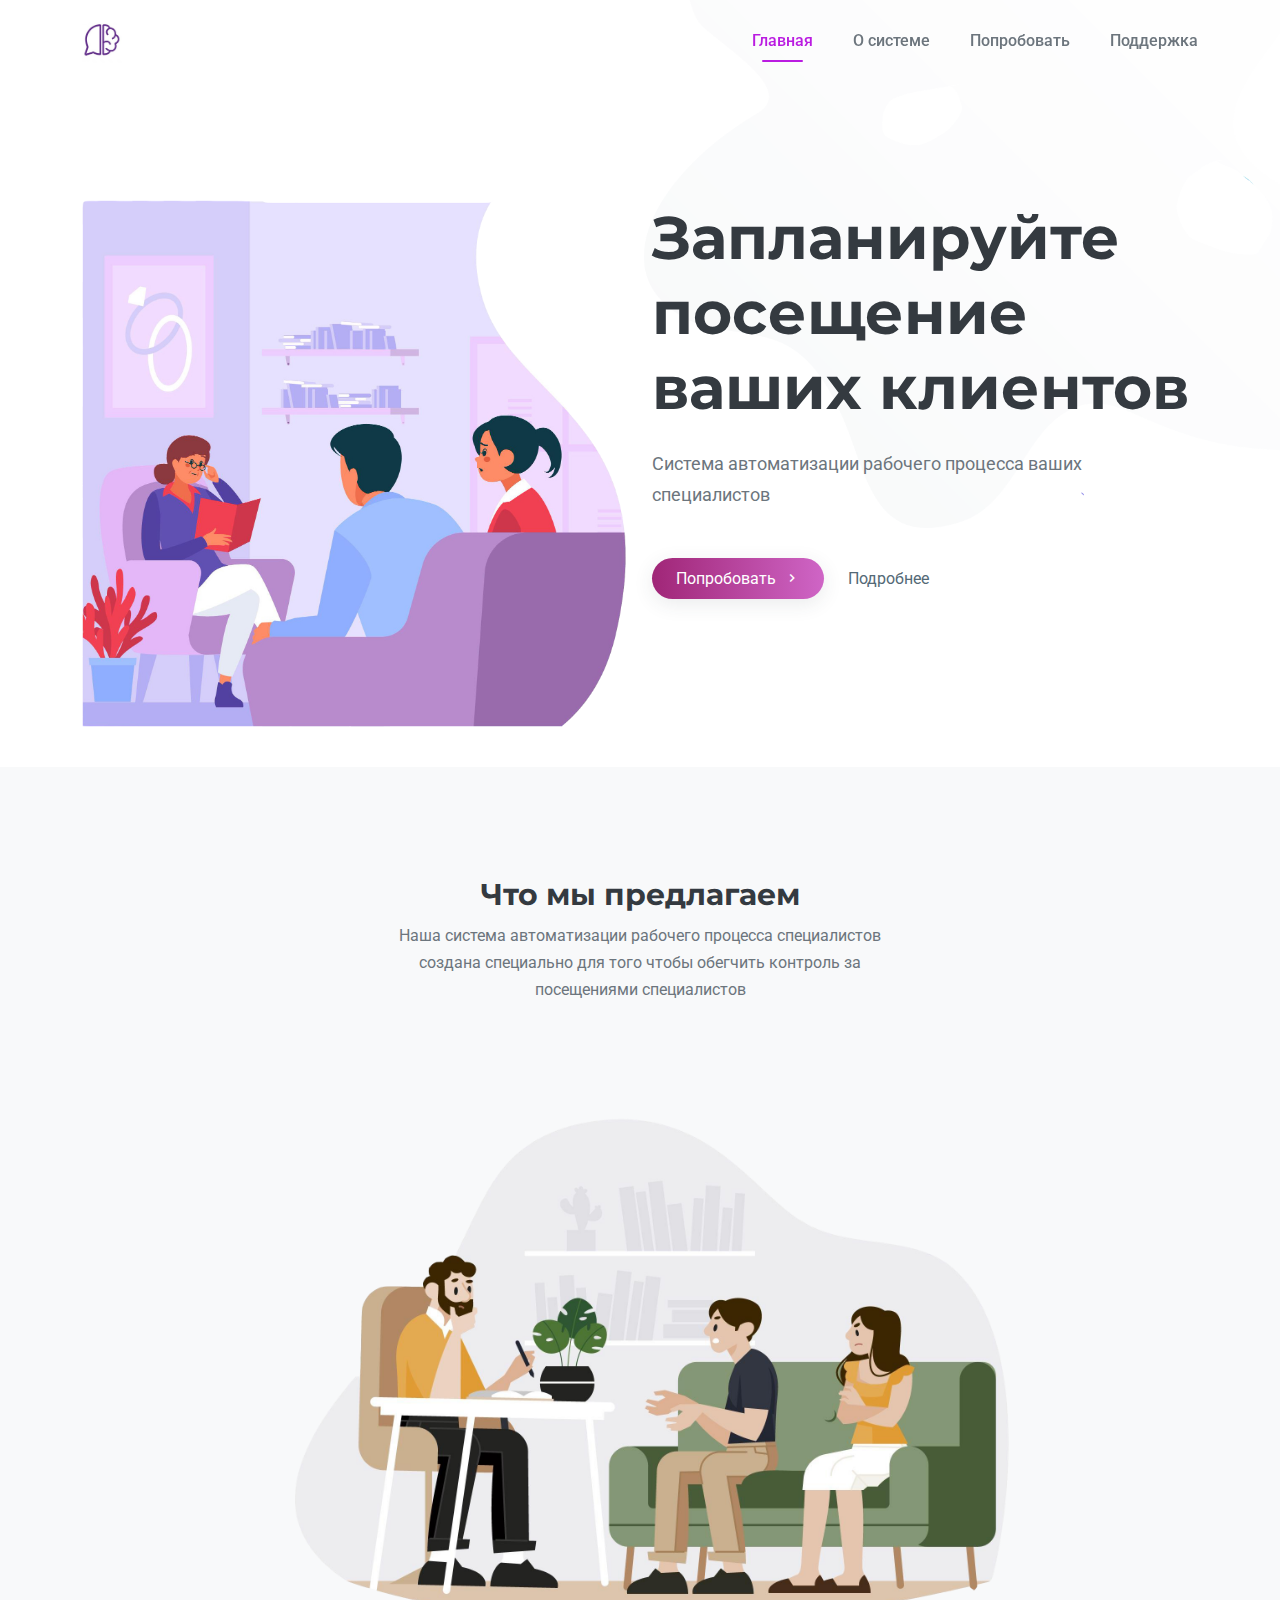
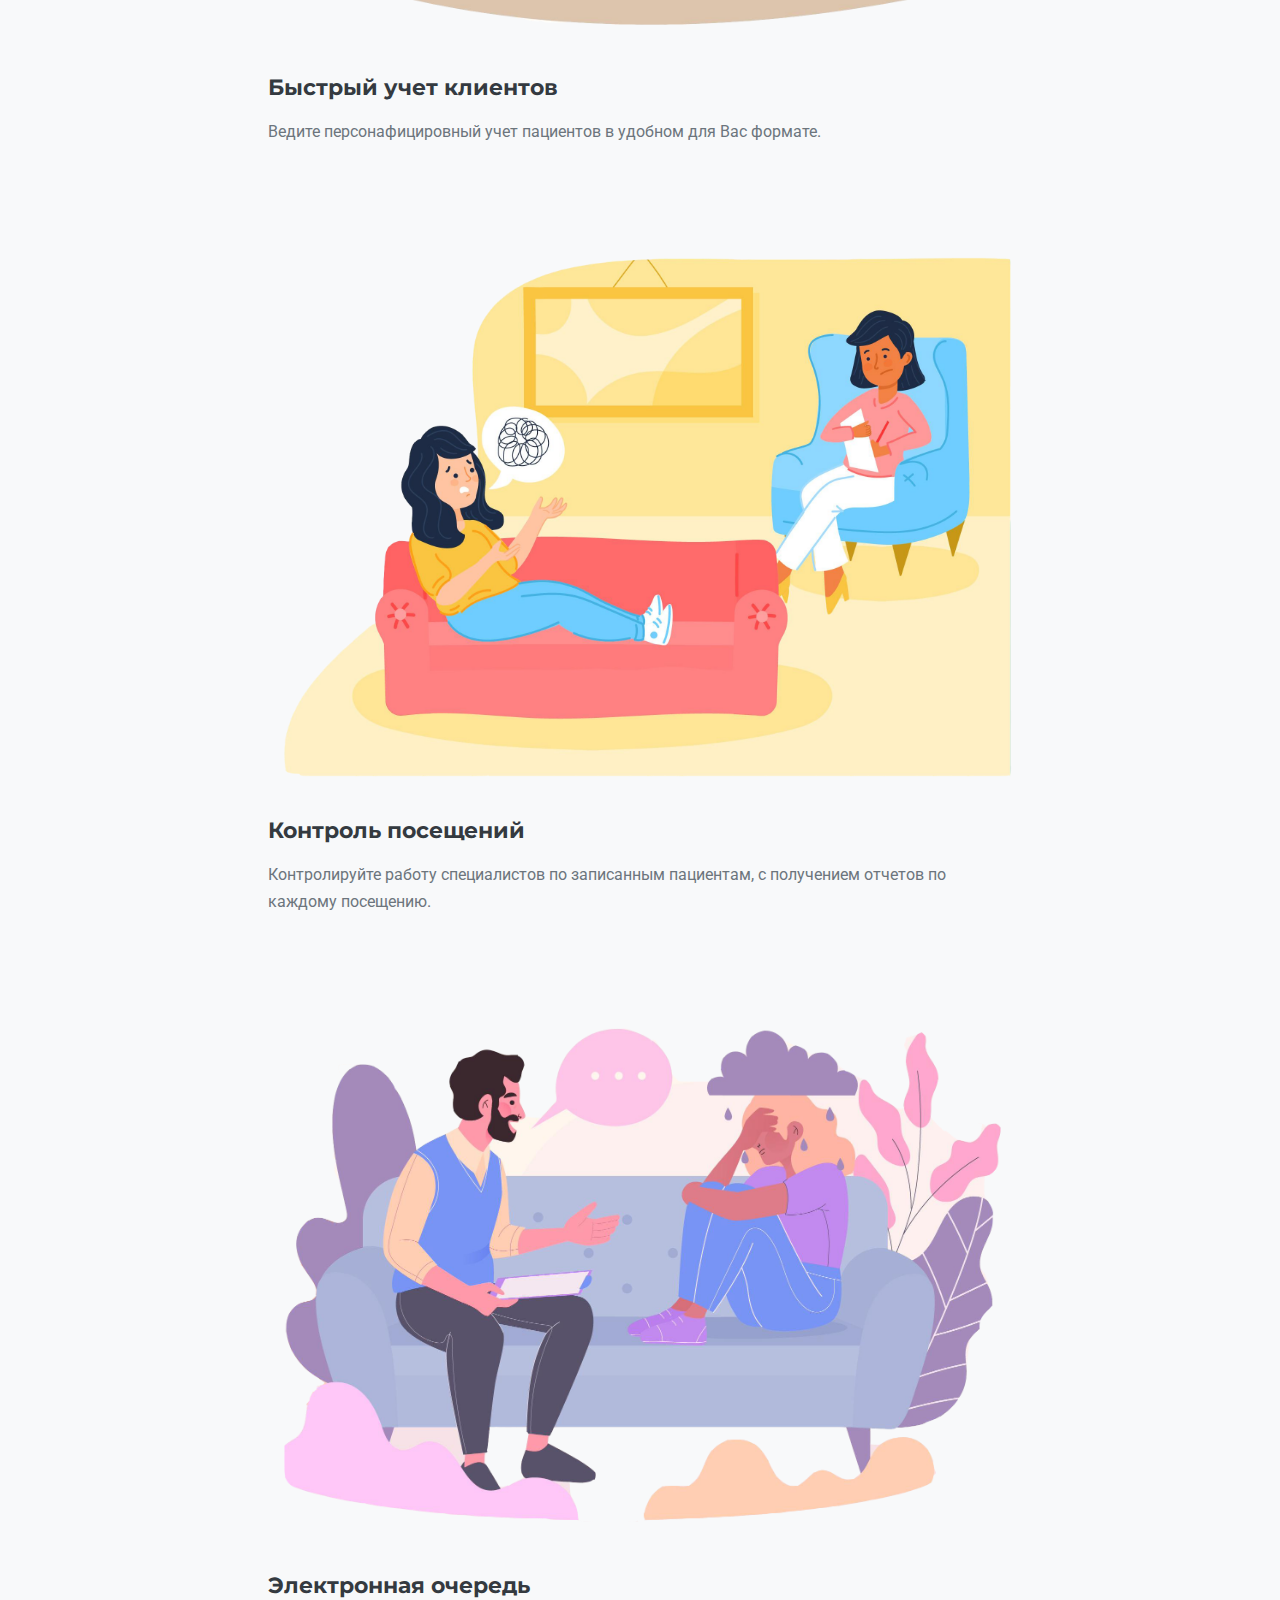
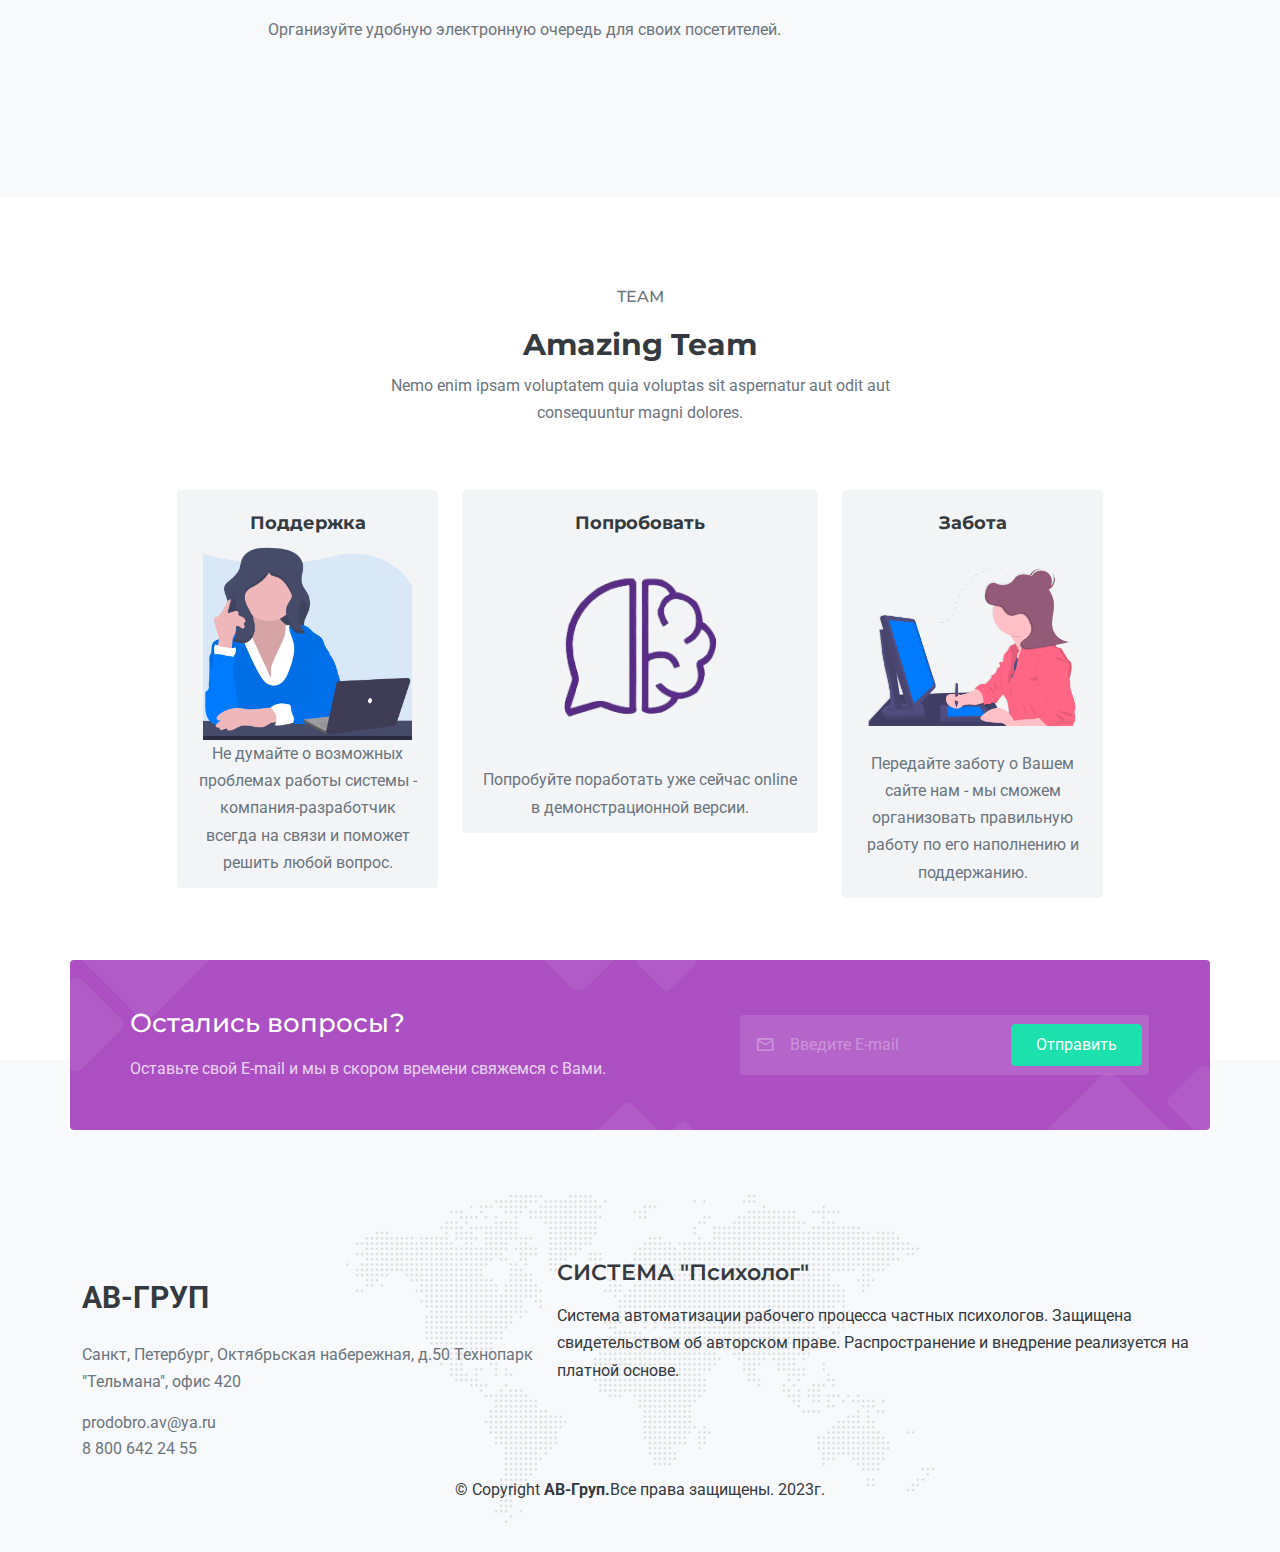
<file: index.html>
<!DOCTYPE html>
<html lang="en" class="no-js">
  <head>
    <meta charset="UTF-8" />
    <meta name="viewport" content="width=device-width, initial-scale=1" />
    <meta
      name="description"
      content="Premium Bootstrap 5 Landing Page Template"
    />
    <meta
      name="keywords"
      content="bootstrap 5, premium, marketing, multipurpose"
    />
    <meta name="author" content="Coderthemes" />
    <title>Лэндинг психологов</title>
    <link rel="shortcut icon" href="images/favicon.ico" />
    <link rel="stylesheet" href="css/mklb.css" type="text/css" />
    <link rel="stylesheet" href="css/swiper-bundle.min.css" type="text/css" />
    <link
      rel="stylesheet"
      type="text/css"
      href="css/materialdesignicons.min.css"
    />
    <link rel="preconnect" href="https://fonts.googleapis.com" />
    <link rel="preconnect" href="https://fonts.gstatic.com" crossorigin />
    <link
      href="https://fonts.googleapis.com/css2?family=Roboto:wght@300&display=swap"
      rel="stylesheet"
    />
    <link rel="preconnect" href="https://fonts.googleapis.com" />
    <link rel="preconnect" href="https://fonts.gstatic.com" crossorigin />
    <link
      href="https://fonts.googleapis.com/css2?family=Montserrat:ital,wght@0,100;0,200;0,300;1,100;1,200;1,300&family=Roboto:wght@300&display=swap"
      rel="stylesheet"
    />

    <link rel="stylesheet" href="css/bootstrap.min.css" type="text/css" />
    <link rel="stylesheet" type="text/css" href="css/style.css" />
  </head>

  <body data-bs-spy="scroll" data-bs-target=".navbar" data-bs-offset="60">
    <nav
      class="navbar navbar-expand-lg fixed-top navbar-custom sticky-dark"
      id="navbar-sticky"
    >
      <div class="container">
        <a class="logo text-uppercase" href="index-1.html">
          <img
            src="images/new-logo-2.jpg"
            class="img-fluid"
            width="40px"
            alt=""
          />
        </a>
        <button
          class="navbar-toggler"
          type="button"
          data-bs-toggle="collapse"
          data-bs-target="#navbarCollapse"
          aria-controls="navbarCollapse"
          aria-expanded="false"
          aria-label="Toggle navigation"
        >
          <i class="mdi mdi-menu"></i>
        </button>
        <div class="collapse navbar-collapse" id="navbarCollapse">
          <ul class="navbar-nav ms-auto navbar-center" id="mySidenav">
            <li class="nav-item">
              <a href="#home" class="nav-link">Главная</a>
            </li>
            <li class="nav-item">
              <a href="#about" class="nav-link">О системе</a>
            </li>
            <li class="nav-item">
              <a href="#team" class="nav-link">Попробовать</a>
            </li>
            <li class="nav-item">
              <a href="#about-us" class="nav-link">Поддержка</a>
            </li>
            <!-- <li class="nav-item">
              <a href="#team" class="nav-link">Team</a>
            </li> -->
          </ul>
        </div>
      </div>
    </nav>

    <section class="hero-agency" id="home">
      <div class="container">
        <div class="row">
          <div class="col-lg-6">
            <img src="images/agency/main.png" alt="" class="img-fluid" />
          </div>
          <div class="col-lg-6">
            <!-- <div class="hero-title-badge mb-3"><span class="text-primary">70% off </span> for first 3 months</div> -->
            <h1 class="hero-title fw-bold mb-4">
              Запланируйте посещение ваших клиентов
            </h1>
            <p class="text-muted mb-5 fs-18">
              Система автоматизации рабочего процесса ваших специалистов
            </p>
            <div class="d-flex align-items-center mb-4 mb-lg-0">
              <a href="#team" class="btn btn-gradient-info rounded-pill me-4"
                >Попробовать <i class="mdi mdi-chevron-right ms-1"></i
              ></a>
              <a href="#about" class="text-secondary d-flex align-items-center">
                Подробнее
                <!-- <i class="mdi mdi-motion-play-outline h1 mb-0 ms-2"></i> -->
              </a>

              <div
                class="modal fade bd-example-modal-lg"
                id="watchvideomodal"
                data-bs-keyboard="false"
                tabindex="-1"
                aria-hidden="true"
              ></div>
            </div>
          </div>
        </div>
      </div>
    </section>

    <section class="section bg-light" id="about">
      <div class="container">
        <div class="row justify-content-center mb-5">
          <div class="col-md-8 col-lg-6 text-center">
            <h2 class="title">Что мы предлагаем</h2>

            <p class="text-muted">
              Наша система автоматизации рабочего процесса специалистов создана
              специально для того чтобы обегчить контроль за посещениями
              специалистов
            </p>
          </div>
        </div>

        <div class="d-flex flex-column justify-content-center">
          <div class="col-md-8 align-self-center mb-5">
            <div class="mt-5">
              <div class="ms-3">
                <!-- <img src="images/agency/icon/1.png" alt="" class="img-fluid" /> -->
                <img
                  src="images/test/222.png"
                  class="img-fluid"
                  alt=""
                  srcset=""
                />
              </div>
              <h5 class="fs-22 mt-4 pt-3 mb-3 title">Быстрый учет клиентов</h5>
              <p class="text-muted">
                Ведите персонафицировный учет пациентов в удобном для Вас
                формате.
              </p>
              <!-- <a href="javascript:void(0);" class="text-danger"
                >More About <i class="mdi mdi-arrow-right fs-14 ms-1"></i
              ></a> -->
            </div>
          </div>
          <div class="col-md-8 align-self-center mb-5">
            <div class="mt-5">
              <div class="ms-3">
                <!-- <img src="images/agency/icon/2.png" alt="" class="img-fluid" /> -->
                <img
                  src="images/test/333.png"
                  class="img-fluid"
                  alt=""
                  srcset=""
                />
              </div>
              <h5 class="fs-22 mt-4 pt-3 mb-3 title">Контроль посещений</h5>
              <p class="text-muted">
                Контролируйте работу специалистов по записанным пациентам, с
                получением отчетов по каждому посещению.
              </p>
              <!-- <a href="javascript:void(0);" class="text-danger"
                >More About <i class="mdi mdi-arrow-right fs-14 ms-1"></i
              ></a> -->
            </div>
          </div>
          <div class="col-md-8 align-self-center mb-5">
            <div class="mt-5">
              <div class="ms-3">
                <!-- <img src="images/agency/icon/3.png" alt="" class="img-fluid" /> -->
                <img
                  src="images/test/444.png"
                  class="img-fluid"
                  alt=""
                  srcset=""
                />
              </div>
              <h5 class="fs-22 mt-4 pt-3 mb-3 title">Электронная очередь</h5>
              <p class="text-muted">
                Организуйте удобную электронную очередь для своих посетителей.
              </p>
              <!-- <a href="javascript:void(0);" class="text-danger"
                >More About <i class="mdi mdi-arrow-right fs-14 ms-1"></i
              ></a> -->
            </div>
          </div>
        </div>
      </div>
    </section>

    <section class="section" id="team">
      <div class="container">
        <div class="row justify-content-center mb-5">
          <div class="col-md-8 col-lg-6 text-center">
            <h6 class="subtitle">Team</h6>
            <h2 class="title">Amazing Team</h2>
            <p class="text-muted">
              Nemo enim ipsam voluptatem quia voluptas sit aspernatur aut odit
              aut consequuntur magni dolores.
            </p>
          </div>
        </div>

        <div class="row row-eq-height justify-content-center mb-5">
          <div class="col-lg-3 mb-4">
            <div class="team-bg rounded text-center py-1">
              <!-- <img src="images/agency/team/1.png" alt="" class="img-fluid" /> -->
              <h5 class="fs-18 title">Поддержка</h5>
              <img
                src="images/test/about-extra-2.png"
                width="80%"
                alt=""
                srcset=""
              />
              <!-- <h5 class="fs-18 mb-0 mt-3">Поддержка</h5> -->
              <p class="text-muted fs-15 mb-4 mb-lg-0 px-3 pb-2">
                Не думайте о возможных проблемах работы системы -
                компания-разработчик всегда на связи и поможет решить любой
                вопрос.
              </p>
            </div>
          </div>
          <div class="col-lg-4 mb-4">
            <div class="team-bg rounded text-center py-1">
              <!-- <img src="images/agency/team/2.png" alt="" class="img-fluid" /> -->
              <h5 class="fs-18 title">Попробовать</h5>
              <img
                src="images/new-logo-3.png"
                class="img-fluid m-3"
                width="50%"
                alt=""
                srcset=""
              />
              <p class="text-muted fs-15 mb-4 mb-lg-0 px-3 pb-2">
                Попробуйте поработать уже сейчас online в демонстрационной
                версии.
              </p>
            </div>
          </div>
          <div class="col-lg-3 mb-4">
            <div class="team-bg rounded text-center py-1">
              <!-- <img src="images/agency/team/3.png" alt="" class="img-fluid" /> -->
              <h5 class="fs-18 title">Забота</h5>
              <img
                src="images/test/about-extra-3.png"
                class="my-4"
                width="80%"
                alt=""
                srcset=""
              />

              <p class="text-muted fs-15 mb-4 mb-lg-0 px-3 pb-2">
                Передайте заботу о Вашем сайте нам - мы сможем организовать
                правильную работу по его наполнению и поддержанию.
              </p>
            </div>
          </div>
          <!-- <div class="col-sm-6 col-lg-3">
            <div class="team-bg rounded text-center">
              <img src="images/agency/team/4.png" alt="" class="img-fluid" />
            </div>
            <h5 class="fs-18 mb-0 mt-3">Howard Shiflet</h5>
            <p class="text-muted fs-15 mb-4 mb-lg-0">PHP Developer, USA</p>
          </div> -->
        </div>
      </div>
    </section>

    <section class="footer bg-light">
      <div class="cta-content" id="about-us">
        <div class="container">
          <div class="row bg-purp cta-bg p-5 rounded align-items-center">
            <div class="col-lg-6">
              <h3 class="text-white fs-26 mb-3">Остались вопросы?</h3>
              <p class="text-white opacity-75 mb-4 mb-lg-0">
                Оставьте свой E-mail и мы в скором времени свяжемся с Вами.
              </p>
            </div>
            <div class="col-lg-5 offset-lg-1">
              <div class="subscribe-form">
                <i class="mdi mdi-email-outline form-icon"></i>
                <input
                  type="email"
                  class="form-control"
                  id="exampleFormControlInput1"
                  placeholder="Введите E-mail"
                />
                <a href="javascript:void(0);" class="btn btn-primary form-btn"
                  >Отправить</a
                >
              </div>
            </div>
          </div>
        </div>
      </div>
      <div class="container">
        <div class="row">
          <div class="col-lg-5 text-center text-lg-start ">
            <div class="footer-logo mb-4 title">АВ-ГРУП</div>
            <p class="text-muted">
              Санкт, Петербург, Октябрьская набережная, д.50 Технопарк
              "Тельмана", офис 420
            </p>
            <a href="#" class="text-muted">prodobro.av@ya.ru</a>
            <p class="text-muted">8 800 642 24 55</p>
          </div>
          <div class="col-lg-7">
            <div class="row">
      
                <h5 class="fs-22 mb-3 fw-semibold">СИСТЕМА "Психолог"</h5>
                <p>
                  Система автоматизации рабочего процесса частных психологов. Защищена свидетельством об авторском праве.
                  Распространение и внедрение реализуется на платной основе.</p>
              </div>
          </div>
              </div>
                <div class=" d-flex justify-content-center mb-0">
                  <span>© Copyright <strong> АВ-Груп.</strong>Все права защищены. 2023г. </span>
                </div>
            </div>
          </div>
        </div>
      </div>
    </section>

    <a
      href="#"
      onclick="topFunction()"
      class="back-to-top-btn btn btn-dark"
      id="back-to-top"
      ><i class="mdi mdi-chevron-up"></i
    ></a>

    <script src="js/bootstrap.bundle.min.js"></script>
    <script src="js/filter.init.js"></script>
    <script src="js/mklb.js"></script>
    <script src="js/swiper-bundle.min.js"></script>
    <script src="js/swiper.js"></script>
    <script src="js/counter.init.js"></script>
    <script src="js/app.js"></script>
  </body>
</html>
</file>
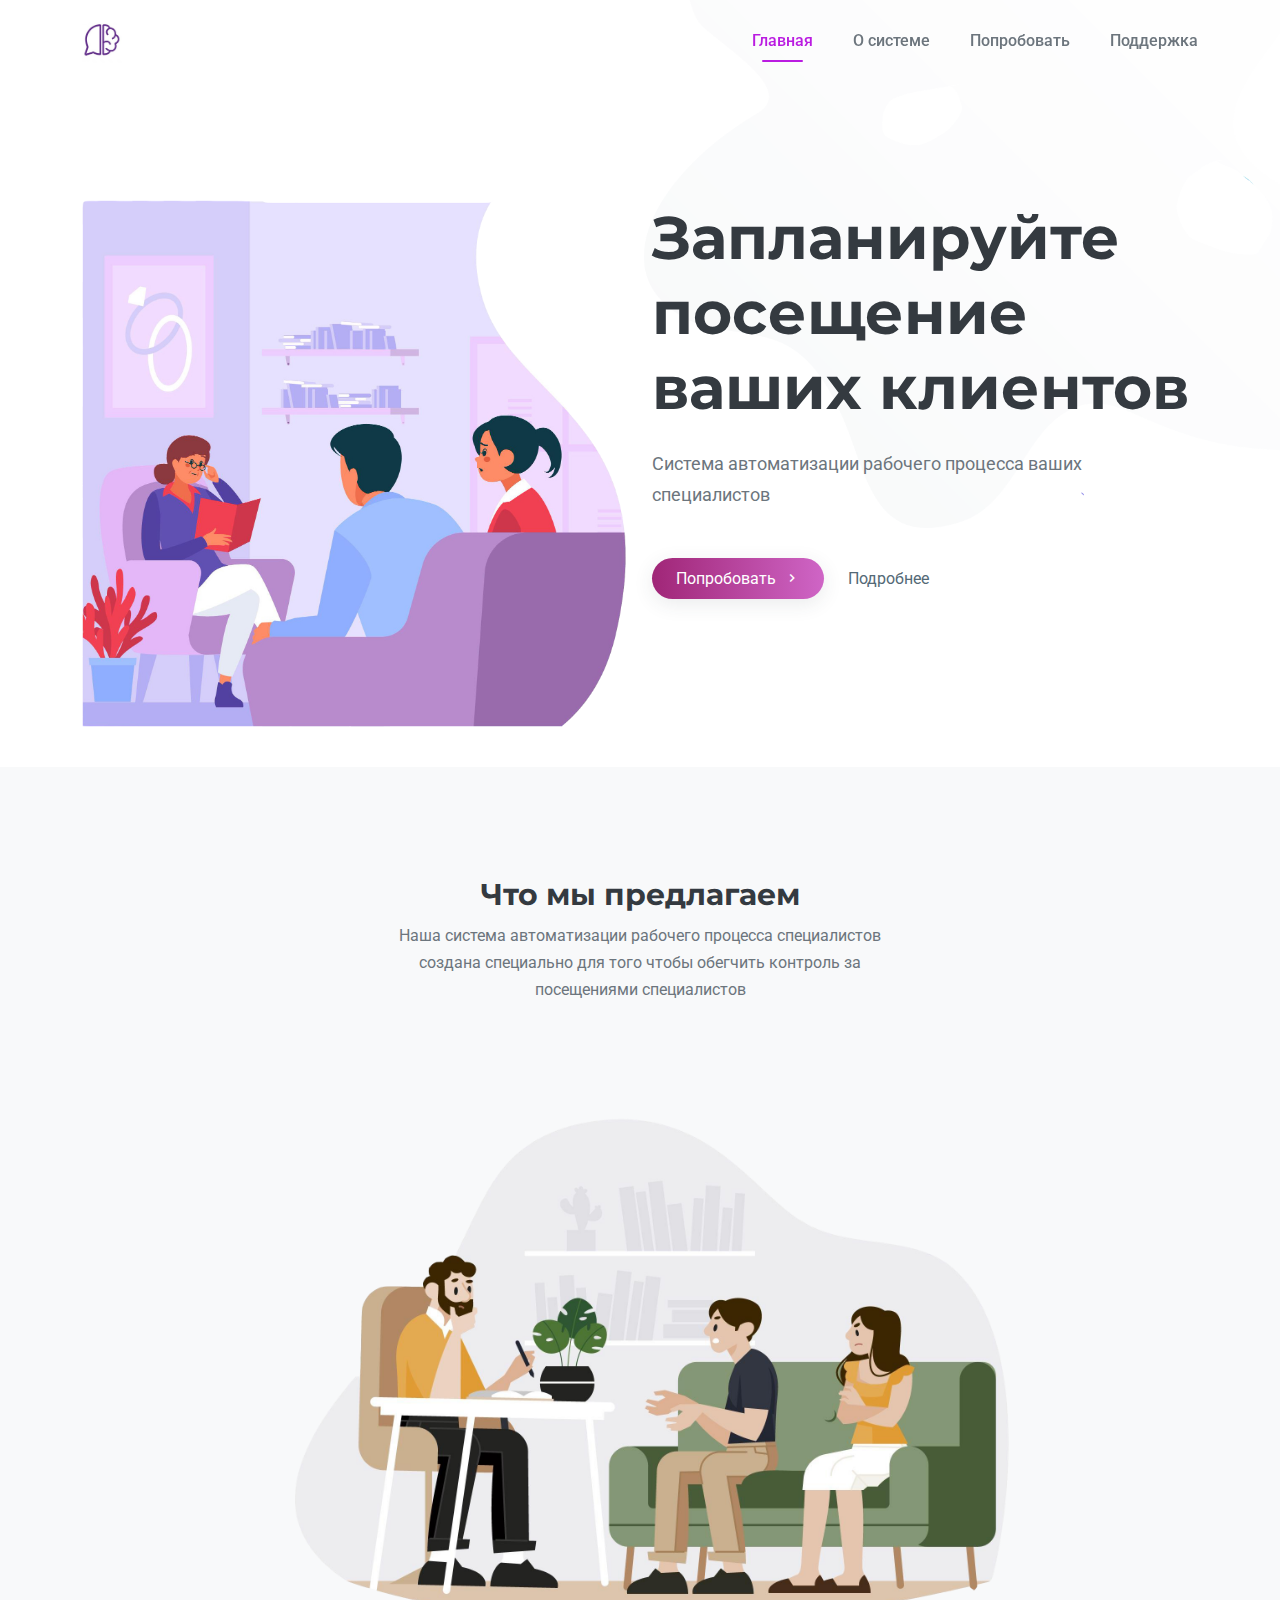
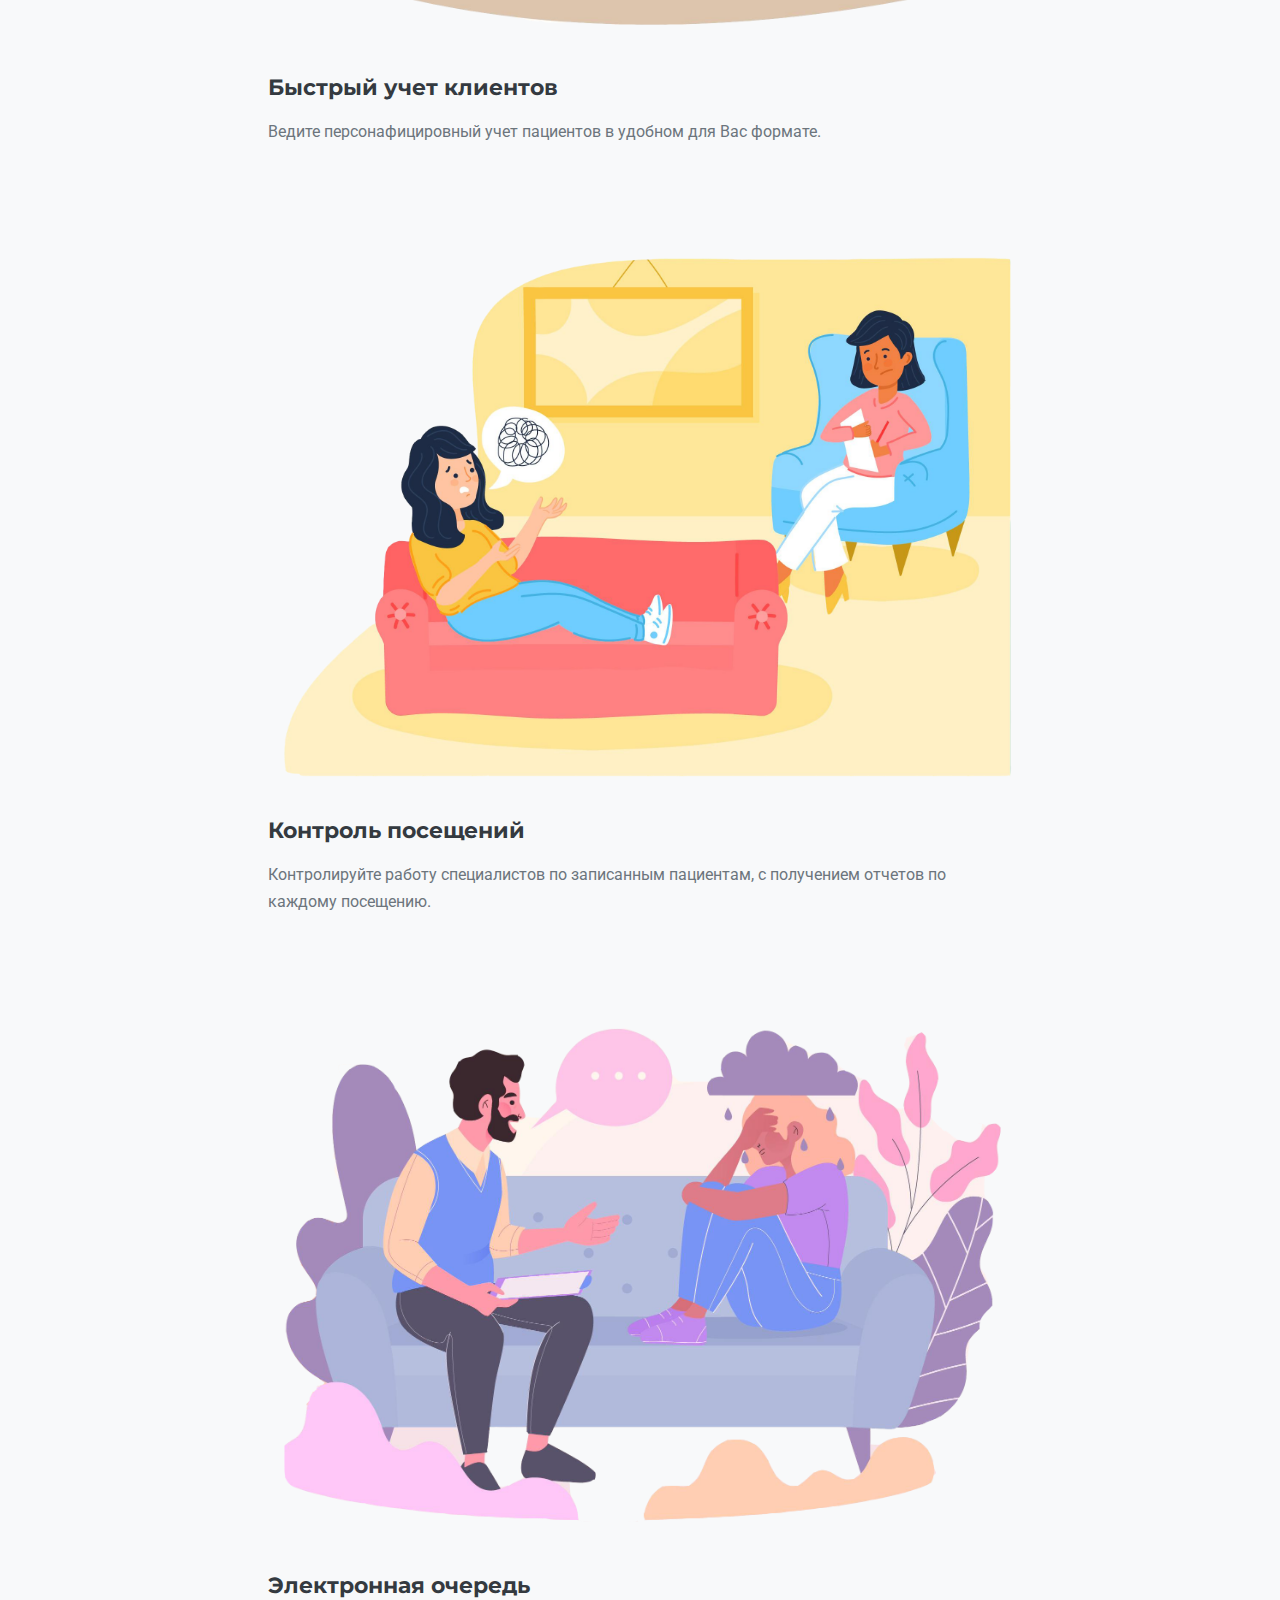
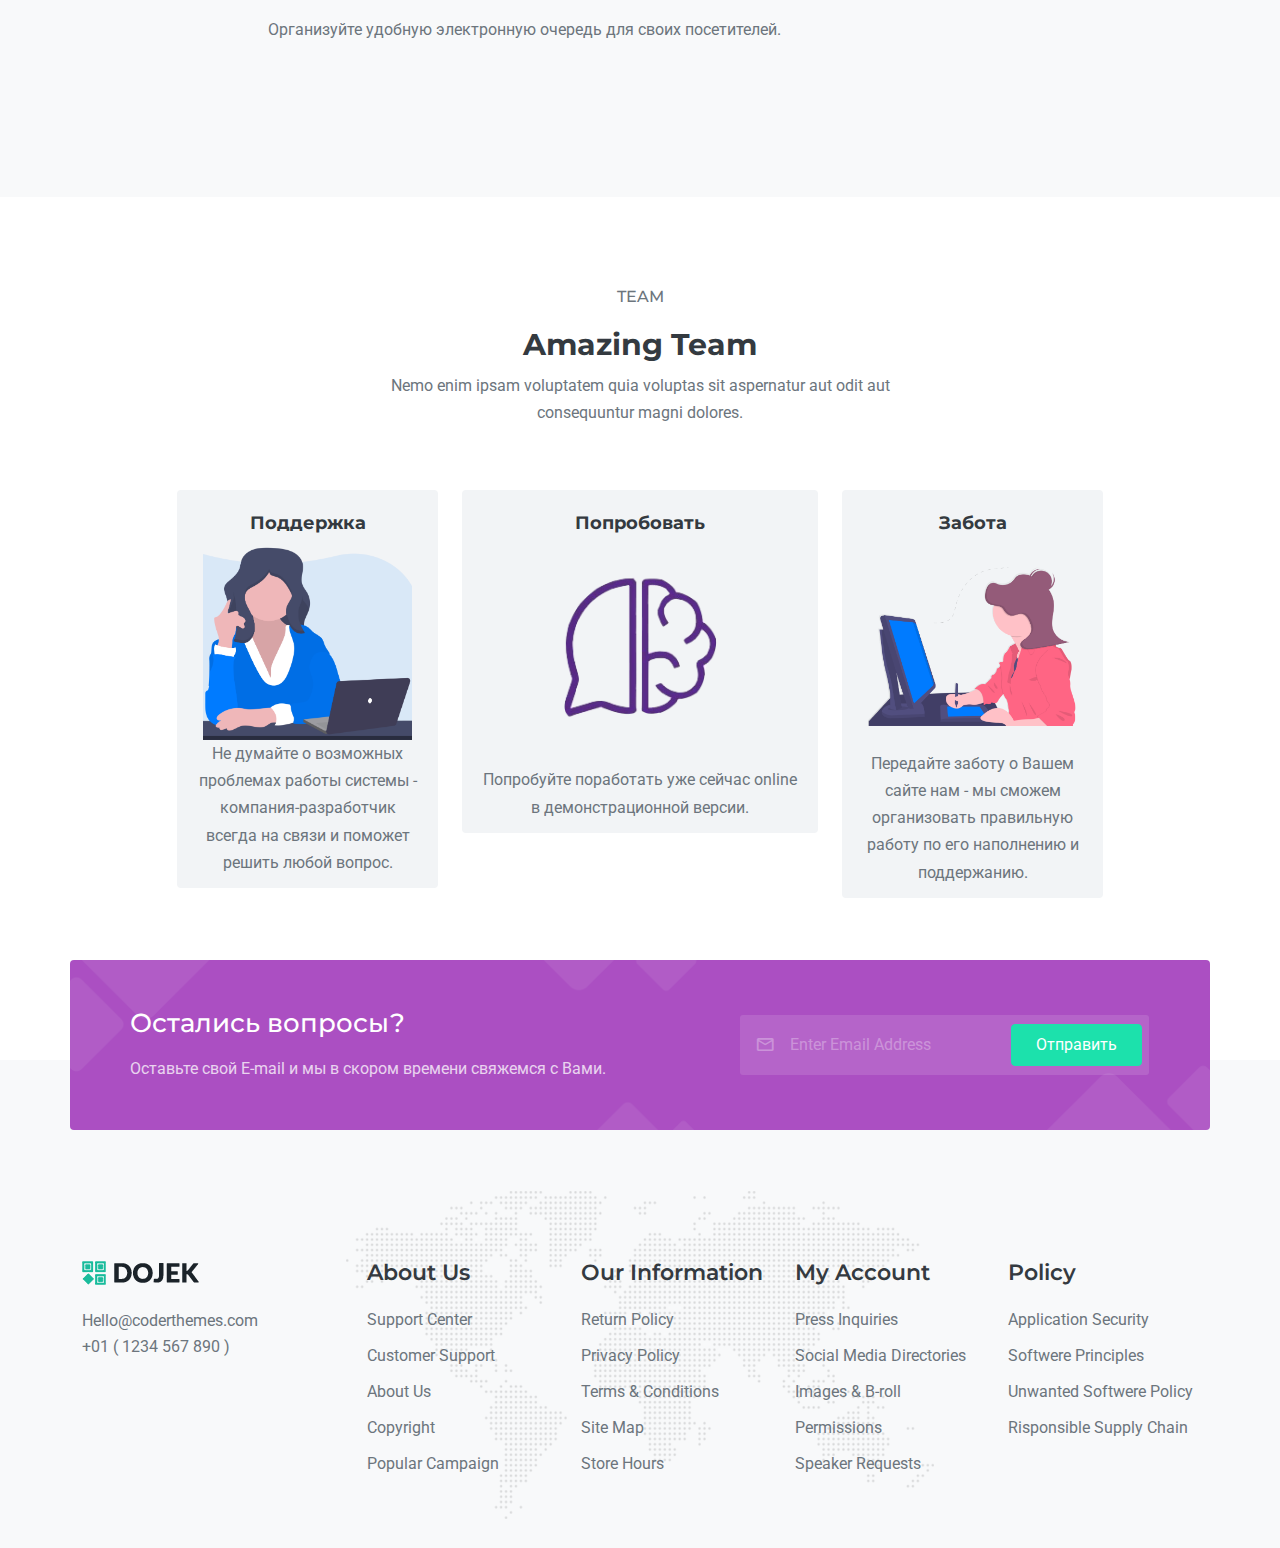
<file: index-1.html>
<!DOCTYPE html>
<html lang="en" class="no-js">
  <head>
    <meta charset="UTF-8" />
    <meta name="viewport" content="width=device-width, initial-scale=1" />
    <meta
      name="description"
      content="Premium Bootstrap 5 Landing Page Template"
    />
    <meta
      name="keywords"
      content="bootstrap 5, premium, marketing, multipurpose"
    />
    <meta name="author" content="Coderthemes" />
    <title>Лэндинг психологов</title>
    <link rel="shortcut icon" href="images/favicon.ico" />
    <link rel="stylesheet" href="css/mklb.css" type="text/css" />
    <link rel="stylesheet" href="css/swiper-bundle.min.css" type="text/css" />
    <link
      rel="stylesheet"
      type="text/css"
      href="css/materialdesignicons.min.css"
    />
    <link rel="preconnect" href="https://fonts.googleapis.com" />
    <link rel="preconnect" href="https://fonts.gstatic.com" crossorigin />
    <link
      href="https://fonts.googleapis.com/css2?family=Roboto:wght@300&display=swap"
      rel="stylesheet"
    />
    <link rel="preconnect" href="https://fonts.googleapis.com" />
    <link rel="preconnect" href="https://fonts.gstatic.com" crossorigin />
    <link
      href="https://fonts.googleapis.com/css2?family=Montserrat:ital,wght@0,100;0,200;0,300;1,100;1,200;1,300&family=Roboto:wght@300&display=swap"
      rel="stylesheet"
    />

    <link rel="stylesheet" href="css/bootstrap.min.css" type="text/css" />
    <link rel="stylesheet" type="text/css" href="css/style.css" />
  </head>

  <body data-bs-spy="scroll" data-bs-target=".navbar" data-bs-offset="60">
    <nav
      class="navbar navbar-expand-lg fixed-top navbar-custom sticky-dark"
      id="navbar-sticky"
    >
      <div class="container">
        <a class="logo text-uppercase" href="index-1.html">
          <img
            src="images/new-logo-2.jpg"
            class="img-fluid"
            width="40px"
            alt=""
          />
        </a>
        <button
          class="navbar-toggler"
          type="button"
          data-bs-toggle="collapse"
          data-bs-target="#navbarCollapse"
          aria-controls="navbarCollapse"
          aria-expanded="false"
          aria-label="Toggle navigation"
        >
          <i class="mdi mdi-menu"></i>
        </button>
        <div class="collapse navbar-collapse" id="navbarCollapse">
          <ul class="navbar-nav ms-auto navbar-center" id="mySidenav">
            <li class="nav-item">
              <a href="#home" class="nav-link">Главная</a>
            </li>
            <li class="nav-item">
              <a href="#about" class="nav-link">О системе</a>
            </li>
            <li class="nav-item">
              <a href="#team" class="nav-link">Попробовать</a>
            </li>
            <li class="nav-item">
              <a href="#about-us" class="nav-link">Поддержка</a>
            </li>
            <!-- <li class="nav-item">
              <a href="#team" class="nav-link">Team</a>
            </li> -->
          </ul>
        </div>
      </div>
    </nav>

    <section class="hero-agency" id="home">
      <div class="container">
        <div class="row">
          <div class="col-lg-6">
            <img src="images/agency/main.png" alt="" class="img-fluid" />
          </div>
          <div class="col-lg-6">
            <!-- <div class="hero-title-badge mb-3"><span class="text-primary">70% off </span> for first 3 months</div> -->
            <h1 class="hero-title fw-bold mb-4">
              Запланируйте посещение ваших клиентов
            </h1>
            <p class="text-muted mb-5 fs-18">
              Система автоматизации рабочего процесса ваших специалистов
            </p>
            <div class="d-flex align-items-center mb-4 mb-lg-0">
              <a href="#team" class="btn btn-gradient-info rounded-pill me-4"
                >Попробовать <i class="mdi mdi-chevron-right ms-1"></i
              ></a>
              <a href="#about" class="text-secondary d-flex align-items-center">
                Подробнее
                <!-- <i class="mdi mdi-motion-play-outline h1 mb-0 ms-2"></i> -->
              </a>

              <div
                class="modal fade bd-example-modal-lg"
                id="watchvideomodal"
                data-bs-keyboard="false"
                tabindex="-1"
                aria-hidden="true"
              ></div>
            </div>
          </div>
        </div>
      </div>
    </section>

    <section class="section bg-light" id="about">
      <div class="container">
        <div class="row justify-content-center mb-5">
          <div class="col-md-8 col-lg-6 text-center">
            <h2 class="title">Что мы предлагаем</h2>

            <p class="text-muted">
              Наша система автоматизации рабочего процесса специалистов создана
              специально для того чтобы обегчить контроль за посещениями
              специалистов
            </p>
          </div>
        </div>

        <div class="d-flex flex-column justify-content-center">
          <div class="col-md-8 align-self-center mb-5">
            <div class="mt-5">
              <div class="ms-3">
                <!-- <img src="images/agency/icon/1.png" alt="" class="img-fluid" /> -->
                <img
                  src="images/test/222.png"
                  class="img-fluid"
                  alt=""
                  srcset=""
                />
              </div>
              <h5 class="fs-22 mt-4 pt-3 mb-3 title">Быстрый учет клиентов</h5>
              <p class="text-muted">
                Ведите персонафицировный учет пациентов в удобном для Вас
                формате.
              </p>
              <!-- <a href="javascript:void(0);" class="text-danger"
                >More About <i class="mdi mdi-arrow-right fs-14 ms-1"></i
              ></a> -->
            </div>
          </div>
          <div class="col-md-8 align-self-center mb-5">
            <div class="mt-5">
              <div class="ms-3">
                <!-- <img src="images/agency/icon/2.png" alt="" class="img-fluid" /> -->
                <img
                  src="images/test/333.png"
                  class="img-fluid"
                  alt=""
                  srcset=""
                />
              </div>
              <h5 class="fs-22 mt-4 pt-3 mb-3 title">Контроль посещений</h5>
              <p class="text-muted">
                Контролируйте работу специалистов по записанным пациентам, с
                получением отчетов по каждому посещению.
              </p>
              <!-- <a href="javascript:void(0);" class="text-danger"
                >More About <i class="mdi mdi-arrow-right fs-14 ms-1"></i
              ></a> -->
            </div>
          </div>
          <div class="col-md-8 align-self-center mb-5">
            <div class="mt-5">
              <div class="ms-3">
                <!-- <img src="images/agency/icon/3.png" alt="" class="img-fluid" /> -->
                <img
                  src="images/test/444.png"
                  class="img-fluid"
                  alt=""
                  srcset=""
                />
              </div>
              <h5 class="fs-22 mt-4 pt-3 mb-3 title">Электронная очередь</h5>
              <p class="text-muted">
                Организуйте удобную электронную очередь для своих посетителей.
              </p>
              <!-- <a href="javascript:void(0);" class="text-danger"
                >More About <i class="mdi mdi-arrow-right fs-14 ms-1"></i
              ></a> -->
            </div>
          </div>
        </div>
      </div>
    </section>

    <section class="section" id="team">
      <div class="container">
        <div class="row justify-content-center mb-5">
          <div class="col-md-8 col-lg-6 text-center">
            <h6 class="subtitle">Team</h6>
            <h2 class="title">Amazing Team</h2>
            <p class="text-muted">
              Nemo enim ipsam voluptatem quia voluptas sit aspernatur aut odit
              aut consequuntur magni dolores.
            </p>
          </div>
        </div>

        <div class="row row-eq-height justify-content-center mb-5">
          <div class="col-lg-3 mb-4">
            <div class="team-bg rounded text-center py-1">
              <!-- <img src="images/agency/team/1.png" alt="" class="img-fluid" /> -->
              <h5 class="fs-18 title">Поддержка</h5>
              <img
                src="images/test/about-extra-2.png"
                width="80%"
                alt=""
                srcset=""
              />
              <!-- <h5 class="fs-18 mb-0 mt-3">Поддержка</h5> -->
              <p class="text-muted fs-15 mb-4 mb-lg-0 px-3 pb-2">
                Не думайте о возможных проблемах работы системы -
                компания-разработчик всегда на связи и поможет решить любой
                вопрос.
              </p>
            </div>
          </div>
          <div class="col-lg-4 mb-4">
            <div class="team-bg rounded text-center py-1">
              <!-- <img src="images/agency/team/2.png" alt="" class="img-fluid" /> -->
              <h5 class="fs-18 title">Попробовать</h5>
              <img
                src="images/new-logo-3.png"
                class="img-fluid m-3"
                width="50%"
                alt=""
                srcset=""
              />
              <p class="text-muted fs-15 mb-4 mb-lg-0 px-3 pb-2">
                Попробуйте поработать уже сейчас online в демонстрационной
                версии.
              </p>
            </div>
          </div>
          <div class="col-lg-3 mb-4">
            <div class="team-bg rounded text-center py-1">
              <!-- <img src="images/agency/team/3.png" alt="" class="img-fluid" /> -->
              <h5 class="fs-18 title">Забота</h5>
              <img
                src="images/test/about-extra-3.png"
                class="my-4"
                width="80%"
                alt=""
                srcset=""
              />

              <p class="text-muted fs-15 mb-4 mb-lg-0 px-3 pb-2">
                Передайте заботу о Вашем сайте нам - мы сможем организовать
                правильную работу по его наполнению и поддержанию.
              </p>
            </div>
          </div>
          <!-- <div class="col-sm-6 col-lg-3">
            <div class="team-bg rounded text-center">
              <img src="images/agency/team/4.png" alt="" class="img-fluid" />
            </div>
            <h5 class="fs-18 mb-0 mt-3">Howard Shiflet</h5>
            <p class="text-muted fs-15 mb-4 mb-lg-0">PHP Developer, USA</p>
          </div> -->
        </div>
      </div>
    </section>

    <section class="footer bg-light">
      <div class="cta-content" id="about-us">
        <div class="container">
          <div class="row bg-purp cta-bg p-5 rounded align-items-center">
            <div class="col-lg-6">
              <h3 class="text-white fs-26 mb-3">Остались вопросы?</h3>
              <p class="text-white opacity-75 mb-4 mb-lg-0">
                Оставьте свой E-mail и мы в скором времени свяжемся с Вами.
              </p>
            </div>
            <div class="col-lg-5 offset-lg-1">
              <div class="subscribe-form">
                <i class="mdi mdi-email-outline form-icon"></i>
                <input
                  type="email"
                  class="form-control"
                  id="exampleFormControlInput1"
                  placeholder="Enter Email Address"
                />
                <a href="javascript:void(0);" class="btn btn-primary form-btn"
                  >Отправить</a
                >
              </div>
            </div>
          </div>
        </div>
      </div>
      <div class="container">
        <div class="row">
          <div class="col-lg-3 text-center text-lg-start">
            <div class="footer-logo mb-4">
              <a href="#">
                <img src="images/logo-dark.png" alt="" />
              </a>
            </div>
            <a href="#" class="text-muted">Hello@coderthemes.com</a>
            <p class="text-muted">+01 ( 1234 567 890 )</p>
          </div>
          <div class="col-lg-9">
            <div class="row">
              <div class="col-sm-6 col-md-3">
                <h5 class="fs-22 mb-3 fw-semibold">About Us</h5>
                <ul class="list-unstyled footer-nav">
                  <li>
                    <a href="javascript:void(0);" class="footer-link"
                      >Support Center</a
                    >
                  </li>
                  <li>
                    <a href="javascript:void(0);" class="footer-link"
                      >Customer Support</a
                    >
                  </li>
                  <li>
                    <a href="javascript:void(0);" class="footer-link"
                      >About Us</a
                    >
                  </li>
                  <li>
                    <a href="javascript:void(0);" class="footer-link"
                      >Copyright</a
                    >
                  </li>
                  <li>
                    <a href="javascript:void(0);" class="footer-link"
                      >Popular Campaign</a
                    >
                  </li>
                </ul>
              </div>
              <div class="col-sm-6 col-md-3">
                <h5 class="fs-22 mb-3 fw-semibold">Our Information</h5>
                <ul class="list-unstyled footer-nav">
                  <li>
                    <a href="javascript:void(0);" class="footer-link"
                      >Return Policy</a
                    >
                  </li>
                  <li>
                    <a href="javascript:void(0);" class="footer-link"
                      >Privacy Policy</a
                    >
                  </li>
                  <li>
                    <a href="javascript:void(0);" class="footer-link"
                      >Terms & Conditions</a
                    >
                  </li>
                  <li>
                    <a href="javascript:void(0);" class="footer-link"
                      >Site Map</a
                    >
                  </li>
                  <li>
                    <a href="javascript:void(0);" class="footer-link"
                      >Store Hours</a
                    >
                  </li>
                </ul>
              </div>
              <div class="col-sm-6 col-md-3">
                <h5 class="fs-22 mb-3 fw-semibold">My Account</h5>
                <ul class="list-unstyled footer-nav">
                  <li>
                    <a href="javascript:void(0);" class="footer-link"
                      >Press Inquiries</a
                    >
                  </li>
                  <li>
                    <a href="javascript:void(0);" class="footer-link"
                      >Social Media Directories</a
                    >
                  </li>
                  <li>
                    <a href="javascript:void(0);" class="footer-link"
                      >Images & B-roll</a
                    >
                  </li>
                  <li>
                    <a href="javascript:void(0);" class="footer-link"
                      >Permissions</a
                    >
                  </li>
                  <li>
                    <a href="javascript:void(0);" class="footer-link"
                      >Speaker Requests</a
                    >
                  </li>
                </ul>
              </div>
              <div class="col-sm-6 col-md-3">
                <h5 class="fs-22 mb-3 fw-semibold">Policy</h5>
                <ul class="list-unstyled footer-nav">
                  <li>
                    <a href="javascript:void(0);" class="footer-link"
                      >Application Security</a
                    >
                  </li>
                  <li>
                    <a href="javascript:void(0);" class="footer-link"
                      >Softwere Principles</a
                    >
                  </li>
                  <li>
                    <a href="javascript:void(0);" class="footer-link"
                      >Unwanted Softwere Policy</a
                    >
                  </li>
                  <li>
                    <a href="javascript:void(0);" class="footer-link"
                      >Risponsible Supply Chain</a
                    >
                  </li>
                </ul>
              </div>
            </div>
          </div>
        </div>
      </div>
    </section>

    <a
      href="#"
      onclick="topFunction()"
      class="back-to-top-btn btn btn-dark"
      id="back-to-top"
      ><i class="mdi mdi-chevron-up"></i
    ></a>

    <script src="js/bootstrap.bundle.min.js"></script>
    <script src="js/filter.init.js"></script>
    <script src="js/mklb.js"></script>
    <script src="js/swiper-bundle.min.js"></script>
    <script src="js/swiper.js"></script>
    <script src="js/counter.init.js"></script>
    <script src="js/app.js"></script>
  </body>
</html>
</file>
<file: css/style.css>
/* Theme Name: Dojek - Responsive bootsrap 5 Landing Page Template
   Author: Coderthemes
   Version: 1.0.0
   Created: Nov 2018
   File Description: Main Css file of the template
*/
/************************
01.General
02.Loader
03.Helper
04.Components
05.Menu
06.Footer
07.Multipurpose Layout
08.Contact
09.Agency Layout
10.Startup layout
11.Business Layout
12.Software Layout
12.App Layout
13.Default
************************/

.bg-primary {
  background-color: #1ce1ac !important;
}

.bg-soft-primary {
  background-color: rgba(28, 225, 172, 0.12) !important;
}

.border-primary {
  border-color: #1ce1ac !important;
}

.text-primary {
  color: #1ce1ac !important;
}

.bg-secondary {
  background-color: #536976 !important;
}

.bg-soft-secondary {
  background-color: rgba(83, 105, 118, 0.12) !important;
}

.border-secondary {
  border-color: #536976 !important;
}

.text-secondary {
  color: #536976 !important;
}

.bg-info {
  background-color: #4bbbce !important;
}

.bg-soft-info {
  background-color: rgba(75, 187, 206, 0.12) !important;
}

.border-info {
  border-color: #4bbbce !important;
}

.text-info {
  color: #4bbbce !important;
}

.bg-warning {
  background-color: #ffc212 !important;
}

.bg-soft-warning {
  background-color: rgba(255, 194, 18, 0.12) !important;
}

.border-warning {
  border-color: #ffc212 !important;
}

.text-warning {
  color: #ffc212 !important;
}

.bg-success {
  background-color: #1ce1ac !important;
}

.bg-soft-success {
  background-color: rgba(28, 225, 172, 0.12) !important;
}

.border-success {
  border-color: #1ce1ac !important;
}

.text-success {
  color: #1ce1ac !important;
}

.bg-danger {
  background-color: #f24734 !important;
}

.bg-soft-danger {
  background-color: rgba(242, 71, 52, 0.12) !important;
}

.border-danger {
  border-color: #f24734 !important;
}

.text-danger {
  color: #f24734 !important;
}

.bg-dark {
  background-color: #343a40 !important;
}

/* Bacgroung color bottom */
.bg-purp {
  background-color: #ab4fc2 !important;
}

.bg-soft-dark {
  background-color: rgba(52, 58, 64, 0.12) !important;
}

.border-dark {
  border-color: #343a40 !important;
}

.text-dark {
  color: #343a40 !important;
}

.bg-light {
  background-color: #f8f9fa !important;
}

.bg-soft-light {
  background-color: rgba(248, 249, 250, 0.12) !important;
}

.border-light {
  border-color: #f8f9fa !important;
}

.text-light {
  color: #f8f9fa !important;
}

.bg-white {
  background-color: #fff !important;
}

.bg-soft-white {
  background-color: rgba(255, 255, 255, 0.12) !important;
}

.border-white {
  border-color: #fff !important;
}

.text-white {
  color: #fff !important;
}

.text-muted {
  color: #6c757d;
}

body {
  font-family: "Roboto", sans-serif;
  font-size: 16px;
  color: #343a40;
  padding-right: 0 !important;
}

h1,
h2,
h3,
h4,
h5,
h6 {
  font-family: "Montserrat", sans-serif;
}

a {
  text-decoration: none !important;
  outline: none;
}

p {
  line-height: 1.7;
}

html {
  scroll-padding-top: 59px;
  /* height of sticky header */
}

.row > * {
  position: relative;
}

@media (min-width: 1400px) {
  .container {
    max-width: 1140px;
  }
}

#preloader {
  position: fixed;
  top: 0;
  left: 0;
  right: 0;
  bottom: 0;
  background-color: #fff;
  z-index: 9999999;
}

#preloader #status {
  position: absolute;
  left: 50%;
  top: 50%;
  -webkit-transform: translateY(-50%);
  transform: translateY(-50%);
}

.sk-chase {
  width: 50px;
  height: 50px;
  position: relative;
  -webkit-animation: sk-chase 3s infinite linear both;
  animation: sk-chase 3s infinite linear both;
}

.sk-chase-dot {
  width: 100%;
  height: 100%;
  position: absolute;
  left: 0;
  top: 0;
  -webkit-animation: sk-chase-dot 2s infinite ease-in-out both;
  animation: sk-chase-dot 2s infinite ease-in-out both;
}

.sk-chase-dot:before {
  content: "";
  display: block;
  width: 25%;
  height: 25%;
  background-color: #1ce1ac;
  border-radius: 100%;
  -webkit-animation: sk-chase-dot-before 2s infinite ease-in-out both;
  animation: sk-chase-dot-before 2s infinite ease-in-out both;
}

.sk-chase-dot:nth-child(1) {
  -webkit-animation-delay: -1.1s;
  animation-delay: -1.1s;
}

.sk-chase-dot:nth-child(2) {
  -webkit-animation-delay: -1s;
  animation-delay: -1s;
}

.sk-chase-dot:nth-child(3) {
  -webkit-animation-delay: -0.9s;
  animation-delay: -0.9s;
}

.sk-chase-dot:nth-child(4) {
  -webkit-animation-delay: -0.8s;
  animation-delay: -0.8s;
}

.sk-chase-dot:nth-child(5) {
  -webkit-animation-delay: -0.7s;
  animation-delay: -0.7s;
}

.sk-chase-dot:nth-child(6) {
  -webkit-animation-delay: -0.6s;
  animation-delay: -0.6s;
}

.sk-chase-dot:nth-child(1):before {
  -webkit-animation-delay: -1.1s;
  animation-delay: -1.1s;
}

.sk-chase-dot:nth-child(2):before {
  -webkit-animation-delay: -1s;
  animation-delay: -1s;
}

.sk-chase-dot:nth-child(3):before {
  -webkit-animation-delay: -0.9s;
  animation-delay: -0.9s;
}

.sk-chase-dot:nth-child(4):before {
  -webkit-animation-delay: -0.8s;
  animation-delay: -0.8s;
}

.sk-chase-dot:nth-child(5):before {
  -webkit-animation-delay: -0.7s;
  animation-delay: -0.7s;
}

.sk-chase-dot:nth-child(6):before {
  -webkit-animation-delay: -0.6s;
  animation-delay: -0.6s;
}

@-webkit-keyframes sk-chase {
  100% {
    -webkit-transform: rotate(360deg);
    transform: rotate(360deg);
  }
}

@keyframes sk-chase {
  100% {
    -webkit-transform: rotate(360deg);
    transform: rotate(360deg);
  }
}

@-webkit-keyframes sk-chase-dot {
  80%,
  100% {
    -webkit-transform: rotate(360deg);
    transform: rotate(360deg);
  }
}

@keyframes sk-chase-dot {
  80%,
  100% {
    -webkit-transform: rotate(360deg);
    transform: rotate(360deg);
  }
}

@-webkit-keyframes sk-chase-dot-before {
  50% {
    -webkit-transform: scale(0.4);
    transform: scale(0.4);
  }
  100%,
  0% {
    -webkit-transform: scale(1);
    transform: scale(1);
  }
}

@keyframes sk-chase-dot-before {
  50% {
    -webkit-transform: scale(0.4);
    transform: scale(0.4);
  }
  100%,
  0% {
    -webkit-transform: scale(1);
    transform: scale(1);
  }
}

.section {
  padding-top: 90px !important;
  padding-bottom: 90px !important;
  position: relative;
}

.section-sm {
  padding-top: 70px !important;
  padding-bottom: 70px !important;
  position: relative;
}

.bg-overlay {
  position: absolute;
  background-color: rgba(54, 64, 78, 0.85);
  top: 0;
  right: 0;
  left: 0;
  bottom: 0;
  width: 100%;
  height: 100%;
}

.subtitle {
  color: #6c757d;
  text-transform: uppercase;
}

.title {
  font-weight: 700;
  font-size: 30px;
  margin-top: 18px;
  line-height: 1.3;
}

.fw-semibold {
  font-weight: 600;
}

.fs-12 {
  font-size: 12px;
}

.fs-13 {
  font-size: 13px;
}

.fs-14 {
  font-size: 14px;
}

.fs-16 {
  font-size: 16px;
}

.fs-17 {
  font-size: 17px;
}

.fs-18 {
  font-size: 18px;
}

.fs-19 {
  font-size: 19px;
}

.fs-20 {
  font-size: 20px;
}

.fs-21 {
  font-size: 21px;
}

.fs-22 {
  font-size: 22px;
}

.fs-23 {
  font-size: 23px;
}

.fs-24 {
  font-size: 24px;
}

.fs-26 {
  font-size: 26px;
}

.text-light-custom {
  color: #a2aeb9;
}

.modal-backdrop {
  background-color: #000;
}

.shadow-lg {
  -webkit-box-shadow: 0 5px 20px rgba(52, 58, 64, 0.2) !important;
  box-shadow: 0 5px 20px rgba(52, 58, 64, 0.2) !important;
}

.right-arrow {
  position: relative;
  top: 2px;
  line-height: 0;
}

/**BACK TO TOP**/
.back-to-top-btn {
  position: fixed;
  padding: 0px 5px !important;
  bottom: 10px;
  right: 20px;
  display: none;
  text-align: center;
  border-radius: 3px;
}

.back-to-top-btn i {
  font-size: 22px;
  line-height: 30px;
}

#mkLightboxContainer {
  z-index: 999;
}

.btn {
  padding: 8px 24px;
  border: 1px solid;
  font-size: 16px;
  -webkit-transition: all 0.5s;
  transition: all 0.5s;
  font-family: "Roboto", sans-serif;
}

.btn.btn-sm {
  padding: 10px 22px;
}

.btn.btn-lg {
  padding: 12px 28px;
  font-size: 17px;
}

.btn.btn-primary {
  background-color: #1ce1ac !important;
  border: 1px solid #1ce1ac !important;
  color: #fff !important;
}

.btn.btn-primary:hover,
.btn.btn-primary:focus,
.btn.btn-primary.focus,
.btn.btn-primary:active,
.btn.btn-primary.active {
  background-color: #1acf9e !important;
  border: 1px solid #1acf9e !important;
  -webkit-box-shadow: 0px 8px 12px 0px rgba(28, 225, 172, 0.25);
  box-shadow: 0px 8px 12px 0px rgba(28, 225, 172, 0.25);
}

.btn.btn-outline-primary {
  border: 1px solid #1ce1ac !important;
  color: #1ce1ac !important;
}

.btn.btn-gradient-primary {
  background: -webkit-gradient(
    linear,
    left top,
    right top,
    from(#1ce1ac),
    to(#8cf1d6)
  );
  background: linear-gradient(to right, #1ce1ac 0%, #8cf1d6 100%);
  border: none;
  color: #fff;
  -webkit-box-shadow: 0 5px 20px rgba(52, 58, 64, 0.1);
  box-shadow: 0 5px 20px rgba(52, 58, 64, 0.1);
}

.btn.btn-secondary {
  background-color: #536976 !important;
  border: 1px solid #536976 !important;
  color: #fff !important;
}

.btn.btn-secondary:hover,
.btn.btn-secondary:focus,
.btn.btn-secondary.focus,
.btn.btn-secondary:active,
.btn.btn-secondary.active {
  background-color: #4b5e6a !important;
  border: 1px solid #4b5e6a !important;
  -webkit-box-shadow: 0px 8px 12px 0px rgba(83, 105, 118, 0.25);
  box-shadow: 0px 8px 12px 0px rgba(83, 105, 118, 0.25);
}

.btn.btn-outline-secondary {
  border: 1px solid #536976 !important;
  color: #536976 !important;
}

.btn.btn-gradient-secondary {
  background: -webkit-gradient(
    linear,
    left top,
    right top,
    from(#536976),
    to(#94a8b4)
  );
  background: linear-gradient(to right, #536976 0%, #94a8b4 100%);
  border: none;
  color: #fff;
  -webkit-box-shadow: 0 5px 20px rgba(52, 58, 64, 0.1);
  box-shadow: 0 5px 20px rgba(52, 58, 64, 0.1);
}

.btn.btn-info {
  background-color: #4bbbce !important;
  border: 1px solid #4bbbce !important;
  color: #fff !important;
}

.btn.btn-info:hover,
.btn.btn-info:focus,
.btn.btn-info.focus,
.btn.btn-info:active,
.btn.btn-info.active {
  background-color: #3bb5ca !important;
  border: 1px solid #3bb5ca !important;
  -webkit-box-shadow: 0px 8px 12px 0px rgba(75, 187, 206, 0.25);
  box-shadow: 0px 8px 12px 0px rgba(75, 187, 206, 0.25);
}

.btn.btn-outline-info {
  border: 1px solid #a02677 !important;
  color: #a02677 !important;
}

.btn.btn-gradient-info {
  background: -webkit-gradient(
    linear,
    left top,
    right top,
    from(#a02677),
    to(#cf65c6)
  );
  background: linear-gradient(to right, #a02677 0%, #cf65c6 100%);
  border: none;
  color: #fff;
  -webkit-box-shadow: 0 5px 20px rgba(52, 58, 64, 0.1);
  box-shadow: 0 5px 20px rgba(52, 58, 64, 0.1);
}

.btn.btn-outline-purp {
  border: 1px solid #a02677 !important;
  color: #a02677 !important;
}

.btn.btn-gradient-purp {
  background: -webkit-gradient(
    linear,
    left top,
    right top,
    from(#a02677),
    to(#cf65c6)
  );
  background: linear-gradient(to right, #a5296d 0%, #d15ec7 100%);
  border: none;
  color: #fff;
  -webkit-box-shadow: 0 5px 20px rgba(52, 58, 64, 0.1);
  box-shadow: 0 5px 20px rgba(52, 58, 64, 0.1);
}

.btn.btn-warning {
  background-color: #ffc212 !important;
  border: 1px solid #ffc212 !important;
  color: #fff !important;
}

.btn.btn-warning:hover,
.btn.btn-warning:focus,
.btn.btn-warning.focus,
.btn.btn-warning:active,
.btn.btn-warning.active {
  background-color: #fdbc00 !important;
  border: 1px solid #fdbc00 !important;
  -webkit-box-shadow: 0px 8px 12px 0px rgba(255, 194, 18, 0.25);
  box-shadow: 0px 8px 12px 0px rgba(255, 194, 18, 0.25);
}

.btn.btn-outline-warning {
  border: 1px solid #ffc212 !important;
  color: #ffc212 !important;
}

.btn.btn-gradient-warning {
  background: -webkit-gradient(
    linear,
    left top,
    right top,
    from(#ffc212),
    to(#ffe392)
  );
  background: linear-gradient(to right, #ffc212 0%, #ffe392 100%);
  border: none;
  color: #fff;
  -webkit-box-shadow: 0 5px 20px rgba(52, 58, 64, 0.1);
  box-shadow: 0 5px 20px rgba(52, 58, 64, 0.1);
}

.btn.btn-success {
  background-color: #1ce1ac !important;
  border: 1px solid #1ce1ac !important;
  color: #fff !important;
}

.btn.btn-success:hover,
.btn.btn-success:focus,
.btn.btn-success.focus,
.btn.btn-success:active,
.btn.btn-success.active {
  background-color: #1acf9e !important;
  border: 1px solid #1acf9e !important;
  -webkit-box-shadow: 0px 8px 12px 0px rgba(28, 225, 172, 0.25);
  box-shadow: 0px 8px 12px 0px rgba(28, 225, 172, 0.25);
}

.btn.btn-outline-success {
  border: 1px solid #1ce1ac !important;
  color: #1ce1ac !important;
}

.btn.btn-gradient-success {
  background: -webkit-gradient(
    linear,
    left top,
    right top,
    from(#1ce1ac),
    to(#8cf1d6)
  );
  background: linear-gradient(to right, #1ce1ac 0%, #8cf1d6 100%);
  border: none;
  color: #fff;
  -webkit-box-shadow: 0 5px 20px rgba(52, 58, 64, 0.1);
  box-shadow: 0 5px 20px rgba(52, 58, 64, 0.1);
}

.btn.btn-danger {
  background-color: #f24734 !important;
  border: 1px solid #f24734 !important;
  color: #fff !important;
}

.btn.btn-danger:hover,
.btn.btn-danger:focus,
.btn.btn-danger.focus,
.btn.btn-danger:active,
.btn.btn-danger.active {
  background-color: #f13621 !important;
  border: 1px solid #f13621 !important;
  -webkit-box-shadow: 0px 8px 12px 0px rgba(242, 71, 52, 0.25);
  box-shadow: 0px 8px 12px 0px rgba(242, 71, 52, 0.25);
}

.btn.btn-outline-danger {
  border: 1px solid #f24734 !important;
  color: #f24734 !important;
}

.btn.btn-gradient-danger {
  background: -webkit-gradient(
    linear,
    left top,
    right top,
    from(#f24734),
    to(#fab4ac)
  );
  background: linear-gradient(to right, #f24734 0%, #fab4ac 100%);
  border: none;
  color: #fff;
  -webkit-box-shadow: 0 5px 20px rgba(52, 58, 64, 0.1);
  box-shadow: 0 5px 20px rgba(52, 58, 64, 0.1);
}

.btn.btn-dark {
  background-color: #343a40 !important;
  border: 1px solid #343a40 !important;
  color: #fff !important;
}

.btn.btn-dark:hover,
.btn.btn-dark:focus,
.btn.btn-dark.focus,
.btn.btn-dark:active,
.btn.btn-dark.active {
  background-color: #2b3035 !important;
  border: 1px solid #2b3035 !important;
  -webkit-box-shadow: 0px 8px 12px 0px rgba(52, 58, 64, 0.25);
  box-shadow: 0px 8px 12px 0px rgba(52, 58, 64, 0.25);
}

.btn.btn-outline-dark {
  border: 1px solid #343a40 !important;
  color: #343a40 !important;
}

.btn.btn-gradient-dark {
  background: -webkit-gradient(
    linear,
    left top,
    right top,
    from(#343a40),
    to(#6d7a86)
  );
  background: linear-gradient(to right, #343a40 0%, #6d7a86 100%);
  border: none;
  color: #fff;
  -webkit-box-shadow: 0 5px 20px rgba(52, 58, 64, 0.1);
  box-shadow: 0 5px 20px rgba(52, 58, 64, 0.1);
}

.btn.btn-light {
  background-color: #f8f9fa !important;
  border: 1px solid #f8f9fa !important;
  color: #fff !important;
}

.btn.btn-light:hover,
.btn.btn-light:focus,
.btn.btn-light.focus,
.btn.btn-light:active,
.btn.btn-light.active {
  background-color: #eceff2 !important;
  border: 1px solid #eceff2 !important;
  -webkit-box-shadow: 0px 8px 12px 0px rgba(248, 249, 250, 0.25);
  box-shadow: 0px 8px 12px 0px rgba(248, 249, 250, 0.25);
}

.btn.btn-outline-light {
  border: 1px solid #f8f9fa !important;
  color: #f8f9fa !important;
}

.btn.btn-gradient-light {
  background: -webkit-gradient(
    linear,
    left top,
    right top,
    from(#f8f9fa),
    to(white)
  );
  background: linear-gradient(to right, #f8f9fa 0%, white 100%);
  border: none;
  color: #fff;
  -webkit-box-shadow: 0 5px 20px rgba(52, 58, 64, 0.1);
  box-shadow: 0 5px 20px rgba(52, 58, 64, 0.1);
}

.btn.btn-white {
  background-color: #fff !important;
  border: 1px solid #fff !important;
  color: #fff !important;
}

.btn.btn-white:hover,
.btn.btn-white:focus,
.btn.btn-white.focus,
.btn.btn-white:active,
.btn.btn-white.active {
  background-color: whitesmoke !important;
  border: 1px solid whitesmoke !important;
  -webkit-box-shadow: 0px 8px 12px 0px rgba(255, 255, 255, 0.25);
  box-shadow: 0px 8px 12px 0px rgba(255, 255, 255, 0.25);
}

.btn.btn-outline-white {
  border: 1px solid #fff !important;
  color: #fff !important;
}

.btn.btn-gradient-white {
  background: -webkit-gradient(
    linear,
    left top,
    right top,
    from(#fff),
    to(white)
  );
  background: linear-gradient(to right, #fff 0%, white 100%);
  border: none;
  color: #fff;
  -webkit-box-shadow: 0 5px 20px rgba(52, 58, 64, 0.1);
  box-shadow: 0 5px 20px rgba(52, 58, 64, 0.1);
}

.btn.btn-light,
.btn.btn-white {
  background-color: #fff;
  border: 1px solid #fff;
  color: #1ce1ac !important;
}

.btn.btn-light:hover,
.btn.btn-light:focus,
.btn.btn-light.focus,
.btn.btn-light:active,
.btn.btn-light.active,
.btn.btn-white:hover,
.btn.btn-white:focus,
.btn.btn-white.focus,
.btn.btn-white:active,
.btn.btn-white.active {
  background-color: #ededed !important;
  border-color: #ededed !important;
}

.btn.btn-outline-light,
.btn.btn-outline-white {
  border: 1px solid #fff !important;
  color: #fff !important;
  text-transform: uppercase;
}

.btn.btn-outline-light:hover,
.btn.btn-outline-light:focus,
.btn.btn-outline-light.focus,
.btn.btn-outline-light:active,
.btn.btn-outline-light.active,
.btn.btn-outline-white:hover,
.btn.btn-outline-white:focus,
.btn.btn-outline-white.focus,
.btn.btn-outline-white:active,
.btn.btn-outline-white.active {
  background-color: #fff;
  color: #343a40 !important;
}

.modal .video-modal {
  border: 0;
  background-color: transparent;
}

.modal .video-modal .video-box {
  position: relative;
}

.modal .video-modal video {
  border-radius: 8px;
}

.modal .video-modal .btn-close {
  width: 26px;
  height: 26px;
  background-color: rgba(255, 255, 255, 0.5);
  border-radius: 6px;
  position: absolute;
  top: 10px;
  right: 10px;
  opacity: 0;
  z-index: 3;
}

.modal .video-modal .btn-close video:focus {
  outline: none;
}

.modal .video-modal:hover .btn-close {
  opacity: 0.5;
}

.modal .btn-close:focus {
  -webkit-box-shadow: none;
  box-shadow: none;
}

.card {
  border: none;
  -webkit-box-shadow: 0 5px 20px rgba(52, 58, 64, 0.1);
  box-shadow: 0 5px 20px rgba(52, 58, 64, 0.1);
}

.navbar-custom {
  padding: 20px 0px;
  padding-right: 0 !important;
  width: 100%;
  border-radius: 0px;
  z-index: 999;
  margin-bottom: 0px;
  -webkit-transition: all 0.5s ease-in-out;
  transition: all 0.5s ease-in-out;
}

.navbar-custom .navbar-nav .nav-item .nav-link {
  position: relative;
  line-height: 26px;
  color: #6c757d;
  font-size: 16px;
  display: inline-block;
  -webkit-transition: all 0.5s;
  transition: all 0.5s;
  background-color: transparent !important;
  padding: 6px 0;
  margin: 0 20px;
  font-weight: 500;
  font-family: "Roboto", sans-serif;
}

.navbar-custom .navbar-nav .nav-item .nav-link:hover,
.navbar-custom .navbar-nav .nav-item .nav-link.active {
  color: #ba1ce1 !important;
}

.navbar-custom .navbar-nav .nav-item .nav-link.active::after {
  content: "";
  position: absolute;
  bottom: -2px;
  left: 10px;
  right: 10px;
  border-radius: 10px;
  border-bottom: 2px solid #ba1ce1;
}

.navbar-custom .navbar-nav .nav-item:last-child .nav-link {
  margin-right: 0;
}

.navbar-custom .navbar-nav .nav-link {
  padding-right: 0px;
  padding-left: 0px;
}

.navbar-toggler {
  font-size: 24px;
  margin-top: 5px;
  margin-bottom: 0px;
  color: #343a40;
}

.navbar-toggler:focus {
  outline: none;
  -webkit-box-shadow: none;
  box-shadow: none;
}

.nav .open > a,
.nav .open > a:focus,
.nav .open > a:hover {
  background-color: transparent;
  border-color: #337ab7;
}

.navbar.navbar-light .navbar-nav .nav-item .nav-link {
  color: #ced4da;
}

.navbar.navbar-light .logo .logo-dark {
  display: none;
}

.navbar.navbar-light .logo .logo-light {
  display: block;
}

/********** navbar sticky *********/
.nav-sticky.navbar-custom {
  margin-top: 0px;
  padding: 14px 0px;
  background-color: #fff;
  -webkit-box-shadow: 0 0 7px 0 rgba(0, 0, 0, 0.2);
  box-shadow: 0 0 7px 0 rgba(0, 0, 0, 0.2);
  color: #343a40 !important;
}

.nav-sticky.navbar-custom .navbar-nav {
  margin-top: 0px;
}

.nav-sticky.navbar-custom .navbar-nav .nav-item .nav-link {
  color: #343a40;
}

.nav-sticky .logo .logo-dark {
  display: block !important;
}

.nav-sticky .logo .logo-light {
  display: none !important;
}

/********* Responsive *********/
@media (min-width: 200px) and (max-width: 991px) {
  .navbar-custom {
    margin-top: 0px;
    padding: 10px 0px !important;
    background-color: #fff !important;
    -webkit-box-shadow: 0 10px 33px rgba(52, 58, 64, 0.1);
    box-shadow: 0 10px 33px rgba(52, 58, 64, 0.1);
    color: #343a40 !important;
  }
  .navbar-custom .navbar-nav {
    margin-top: 0px;
  }
  .navbar-custom .navbar-nav .nav-item .nav-link {
    -webkit-transition: all 0.4s;
    transition: all 0.4s;
    color: #343a40 !important;
    margin: 0px;
  }
  .navbar-custom .navbar-nav .nav-item.active .nav-link {
    border-color: transparent;
  }
  .navbar-custom > .container {
    width: 90%;
  }
  .navbar-toggler {
    font-size: 24px;
    margin-top: 0px;
    margin-bottom: 0px;
    color: #343a40;
  }
  .logo .logo-light {
    display: none !important;
  }
  .logo .logo-dark {
    display: block !important;
  }
}

.footer {
  position: relative;
  padding: 200px 0 50px;
}

.footer .footer-nav li {
  padding: 6px 0;
}

.footer .footer-nav li .footer-link {
  color: #6c757d;
  position: relative;
  -webkit-transition: all 0.3s ease-in-out;
  transition: all 0.3s ease-in-out;
}

.footer .footer-nav li .footer-link::after {
  content: "";
  background-color: #1ce1ac;
  position: absolute;
  top: 14px;
  left: 0;
  height: 5px;
  width: 0px;
  border-radius: 10px;
  -webkit-transition: all 0.3s ease-in-out;
  transition: all 0.3s ease-in-out;
}

.footer .footer-nav li .footer-link:hover {
  color: #343a40;
  padding-left: 12px;
}

.footer .footer-nav li .footer-link:hover::after {
  width: 05px;
}

.footer.bg-light {
  background-image: url("../images/footer-light-bg.png");
  background-repeat: no-repeat;
  background-position: bottom;
}

.footer .cta-content {
  position: absolute;
  top: -100px;
  left: 0;
  right: 0;
}

.footer .cta-content .cta-bg {
  background-image: url("../images/cta-bg.png");
  background-size: cover;
  background-repeat: no-repeat;
  background-position: center center;
}

.footer .cta-content .subscribe-form {
  position: relative;
}

.footer .cta-content .subscribe-form .form-control {
  background-color: rgba(255, 255, 255, 0.12);
  padding: 8px 150px 8px 50px;
  border-radius: 4px;
  min-height: 62px;
  color: #fff;
  border-color: transparent;
}

.footer .cta-content .subscribe-form .form-control:focus {
  -webkit-box-shadow: none;
  box-shadow: none;
}

.footer .cta-content .subscribe-form .form-control::-webkit-input-placeholder {
  color: #fff;
  opacity: 0.3;
}

.footer .cta-content .subscribe-form .form-control:-ms-input-placeholder {
  color: #fff;
  opacity: 0.3;
}

.footer .cta-content .subscribe-form .form-control::-ms-input-placeholder {
  color: #fff;
  opacity: 0.3;
}

.footer .cta-content .subscribe-form .form-control::placeholder {
  color: #fff;
  opacity: 0.3;
}

.footer .cta-content .subscribe-form .form-icon {
  position: absolute;
  top: 50%;
  left: 16px;
  -webkit-transform: translateY(-50%);
  transform: translateY(-50%);
  color: #fff;
  opacity: 0.3;
  font-size: 20px;
}

.footer .cta-content .subscribe-form .form-btn {
  position: absolute;
  top: 50%;
  -webkit-transform: translateY(-50%);
  transform: translateY(-50%);
  right: 8px;
}

.custom-form .form-control {
  height: 45px;
  padding: 0.375rem 1.1rem;
  font-size: 14px;
  border-width: 2px;
}

.custom-form .form-control:focus {
  outline: 0;
  -webkit-box-shadow: none;
  box-shadow: none;
}

.custom-form textarea.form-control {
  height: auto;
}

.form-control {
  background-color: #fafafa;
  border-color: #e2e7f1;
}

.form-control:focus {
  border-color: #ced4da;
}

.form-control:focus {
  outline: 0;
  -webkit-box-shadow: none;
  box-shadow: none;
}

.hero-agency {
  background-image: url("../images/agency/hero-bg.png");
  background-size: cover;
  width: 100%;
  padding: 200px 0 40px;
}

.hero-agency .hero-title-badge {
  display: inline-block;
  background-color: #f8f9fa;
  border: 1px solid #eceff2;
  padding: 2px 15px;
  color: #6c757d;
  border-radius: 3px;
}

.hero-agency .hero-title {
  font-size: 60px;
  color: #343a40;
  line-height: 1.25;
}

.about-icon {
  position: relative;
  display: inline-block;
  z-index: 0;
}

.about-icon::after {
  content: "";
  position: absolute;
  left: -16px;
  top: -36px;
  border-radius: 30% 70% 70% 30% / 50% 50% 50% 50%;
  height: 100px;
  width: 100px;
  background: -webkit-gradient(
    linear,
    left bottom,
    right top,
    from(transparent),
    to(#1ce1ac)
  );
  background: linear-gradient(to top right, transparent 0%, #1ce1ac 100%);
  opacity: 0.15;
  z-index: -1;
}

.busi-container-filter li {
  list-style: none;
  display: inline-block;
}

.busi-container-filter li a {
  display: block;
  font-size: 16px;
  color: #6c757d;
  background-color: #f8f9fa;
  padding: 0px 15px;
  margin: 5px 3px;
  cursor: pointer;
  line-height: 34px;
  border-radius: 3px;
}

.filter-box {
  display: none;
}

.filter-box.show {
  display: block;
}

.filter-box .item-box {
  position: relative;
}

.filter-box .item-box .item-mask {
  position: absolute;
  top: 0;
  bottom: 0;
  right: 0;
  left: 0;
  cursor: pointer;
}

.tab-active:hover {
  background-color: #eff1f5;
}

.tab-active.active {
  background-color: #1ce1ac;
  color: #fff;
  -webkit-box-shadow: 0px 8px 12px 0px rgba(28, 225, 172, 0.25);
  box-shadow: 0px 8px 12px 0px rgba(28, 225, 172, 0.25);
}

#mkLightboxContainer #prevContainer,
#mkLightboxContainer #nextContainer {
  top: 50%;
  -webkit-transform: translateY(-50%);
  transform: translateY(-50%);
  height: auto;
}

.testi-bg {
  background-color: rgba(255, 194, 18, 0.25);
}

.testi-bg .testi-row {
  overflow: hidden;
}

.testi-bg .testi-row .clients-slider {
  padding: 20px 0 50px;
}

.testi-bg .testi-row .clients-slider .swiper-wrapper .swiper-slide {
  padding: 0 6px;
}

.testi-bg .testi-row .clients-slider .swiper-pagination {
  bottom: 0;
}

.testi-bg
  .testi-row
  .clients-slider
  .swiper-pagination
  .swiper-pagination-bullet {
  background-color: #343a40;
  opacity: 0.3;
}

.testi-bg
  .testi-row
  .clients-slider
  .swiper-pagination
  .swiper-pagination-bullet.swiper-pagination-bullet-active {
  opacity: 1;
}

.counter-content .counter_value {
  font-size: 40px;
}

.team-bg {
  background-color: #f2f4f6;
}

@media (max-width: 991.98px) {
  .hero-agency {
    padding: 100px 0 0px;
  }
}

@media (max-width: 768px) {
  .hero-agency .hero-title {
    font-size: 48px !important;
  }
}

.hero-2 {
  position: relative;
  overflow: hidden;
  padding: 210px 0 160px;
  background-image: url("../images/heros/hero-2-bg.png");
  background-size: cover;
  background-repeat: no-repeat;
  width: 100%;
  position: relative;
}

.hero-3 {
  position: relative;
  padding: 170px 0 130px;
  background-image: url("../images/heros/hero-3-bg.png");
  width: 100%;
  background-color: #162938;
  background-size: cover;
  background-repeat: no-repeat;
}

.hero-3 .hero-title {
  font-size: 3.3rem;
}

.hero-3 .hero-3-img img {
  width: 100%;
  border-radius: 48% 52% 66% 34% / 62% 60% 40% 38%;
  border: 10px solid rgba(255, 255, 255, 0.05);
}

.hero-4 {
  position: relative;
  overflow: hidden;
  padding: 200px 0 0px;
}

.hero-4 .hero-title {
  position: relative;
  padding: 10px 0;
  text-shadow: 1px 3px 4px rgba(11, 89, 68, 0.2);
}

.hero-4 .hero-title::before {
  content: "";
  background-image: url("../images/brush-shape.svg");
  background-size: contain;
  background-repeat: no-repeat;
  position: absolute;
  background-position: center;
  top: 0px;
  left: 0;
  bottom: 0;
  right: 0;
  z-index: -1;
  -webkit-transform: scaleX(2);
  transform: scaleX(2);
  opacity: 0.2;
}

.hero-5 {
  position: relative;
  padding: 170px 0 130px;
  background-image: url("../images/heros/hero-5-bg.png");
  background-size: cover;
  background-repeat: no-repeat;
  background-position: center center;
  width: 100%;
}

.hero-6 {
  position: relative;
  padding: 240px 0 200px;
  background-image: url("../images/heros/hero-6-bg.png");
  background-size: cover;
  background-repeat: no-repeat;
  background-position: center center;
  width: 100%;
}

.hero-6 .hero-title {
  background: -webkit-gradient(
    linear,
    left top,
    right top,
    from(#1ce1ac),
    to(#4bbbce)
  );
  background: linear-gradient(to right, #1ce1ac 0%, #4bbbce 100%);
  -webkit-background-clip: text;
  -webkit-text-fill-color: transparent;
}

.play-btn {
  height: 60px;
  width: 60px;
  background: -webkit-gradient(
    linear,
    left top,
    right top,
    from(#1ce1ac),
    to(#4bbbce)
  );
  background: linear-gradient(to right, #1ce1ac 0%, #4bbbce 100%);
  display: block;
  margin: 0 auto;
  line-height: 60px;
  border-radius: 50%;
  font-size: 34px;
  outline: 12px solid rgba(28, 225, 172, 0.12);
  position: relative;
}

.play-btn .play-icon {
  color: #fff;
}

.play-btn:before {
  content: "";
  position: absolute;
  width: 180%;
  height: 180%;
  -webkit-animation-delay: 0s;
  animation-delay: 0s;
  -webkit-animation: pulsate1 2s;
  animation: pulsate1 2s;
  -webkit-animation-direction: forwards;
  animation-direction: forwards;
  -webkit-animation-iteration-count: infinite;
  animation-iteration-count: infinite;
  -webkit-animation-timing-function: steps;
  animation-timing-function: steps;
  opacity: 1;
  border-radius: 50%;
  background-color: #1ce1ac;
  top: -40%;
  left: -40%;
  z-index: -1;
}

@-webkit-keyframes pulsate1 {
  0% {
    -webkit-transform: scale(0.6);
    transform: scale(0.6);
    opacity: 1;
    -webkit-box-shadow: inset 0px 0px 25px 3px rgba(255, 255, 255, 0.75),
      0px 0px 25px 10px rgba(255, 255, 255, 0.75);
    box-shadow: inset 0px 0px 25px 3px rgba(255, 255, 255, 0.75),
      0px 0px 25px 10px rgba(255, 255, 255, 0.75);
  }
  100% {
    -webkit-transform: scale(1);
    transform: scale(1);
    opacity: 0;
    -webkit-box-shadow: none;
    box-shadow: none;
  }
}

@keyframes pulsate1 {
  0% {
    -webkit-transform: scale(0.6);
    transform: scale(0.6);
    opacity: 1;
    -webkit-box-shadow: inset 0px 0px 25px 3px rgba(255, 255, 255, 0.75),
      0px 0px 25px 10px rgba(255, 255, 255, 0.75);
    box-shadow: inset 0px 0px 25px 3px rgba(255, 255, 255, 0.75),
      0px 0px 25px 10px rgba(255, 255, 255, 0.75);
  }
  100% {
    -webkit-transform: scale(1);
    transform: scale(1);
    opacity: 0;
    -webkit-box-shadow: none;
    box-shadow: none;
  }
}

@media (max-width: 991.98px) {
  .hero-2 {
    padding: 100px 0 50px;
  }
  .hero-3 {
    padding: 120px 0 80px;
  }
  .hero-4 {
    padding: 120px 0 0px;
  }
  .hero-5 {
    padding: 110px 0 70px;
  }
  .hero-6 {
    padding: 130px 0 90px;
  }
}
/*# sourceMappingURL=style.css.map */
</file>
<file: css/mklb.css>
/* img {
    max-width: 100%;
    max-height: 100%;
    width: auto;
    height: auto;
} */

#mkLightboxContainer {
    position: fixed;
    left: 0;
    top: 0;
    min-height: 100vh;
    min-width: 100vw;
    height: 100vh;
    width: 100vw;
    overflow: hidden;
    box-sizing: border-box;
    z-index: 9;
    display: flex;
    align-items: center;
    justify-content: center;
}

#mkLightboxContainer > * {
    z-index: 99;
}

#overlay {
    position: absolute;
    left: 0;
    top: 0;
    height: 100vh;
    width: 100%;
    overflow: hidden;
    box-sizing: border-box;
    background: rgba(0,0,0,.85);
    z-index: 0;
}

#mkLightboxContainer #mklbInner {
    position: relative;
    height: 100vh;
    transition: all .4s ease-in-out;
    margin-left: 0;
}

section.imageContainer {
    margin: 0;
    padding: 1em;
    box-sizing: border-box;
    border: none;
    height: 100vh;
    width: 100vw;
    display: flex;
    justify-content: center;
    align-items: center;
    float: left;
}

#mkLightboxContainer img,
#mkLightboxContainer video {
    background: #fff;
    box-shadow: 0 0 30px #222;
    max-height: 85vh;
    min-width: auto;
    max-width: 75vw;
    width: auto;
    height: auto;
}

.mklbItem:hover {
    cursor: pointer;
    height: 100% !important;
    width: 100% !important;
}

#closeIconContainer {
    width: 25px;
    height: 25px;
    position: fixed;
    top: 15px;
    right: 15px;
    transition: transform .2s linear;
}

#closeIconContainer:hover {
    cursor: pointer;
    transform: rotate(90deg);
}

#closeIconContainer svg,
#prev svg,
#next svg{
    fill: white;
}

#prevContainer,
#nextContainer {
    position: fixed;
    left: 0;
    top: 0;
    height: 100vh;
    padding: 10px 5px 10px 5px;
    box-sizing: border-box;
    display: flex;
    justify-content: center;
    align-items: center;
    transition: all .2s ease-in;
}

#nextContainer {
    left: auto;
    right: 0;
}

#prevContainer:hover,
#nextContainer:hover {
    cursor: pointer;
    background: rgba(0,0,0,0.25);
}

#prev,
#next {
    width: 35px;
    height: 35px;
}

.grid {
    display: grid;
    align-content: flex-start;
    grid-gap: 1em;
}

.grid-3 {
    grid-template-columns: repeat(3, 1fr);
}

.grid-4 {
    grid-template-columns: repeat(4, 1fr);
}

.grid figure {
    width: 100%;
    margin: 0;
}

.grid img {
    width: 100%;
}

@media screen and (max-width: 768px){
    .grid-2-sm {
        grid-template-columns: 1fr 1fr;
    }
}

@media screen and (max-width: 450px){
    .grid-12-xs {
        grid-template-columns: 1fr;
    }
}
</file>
